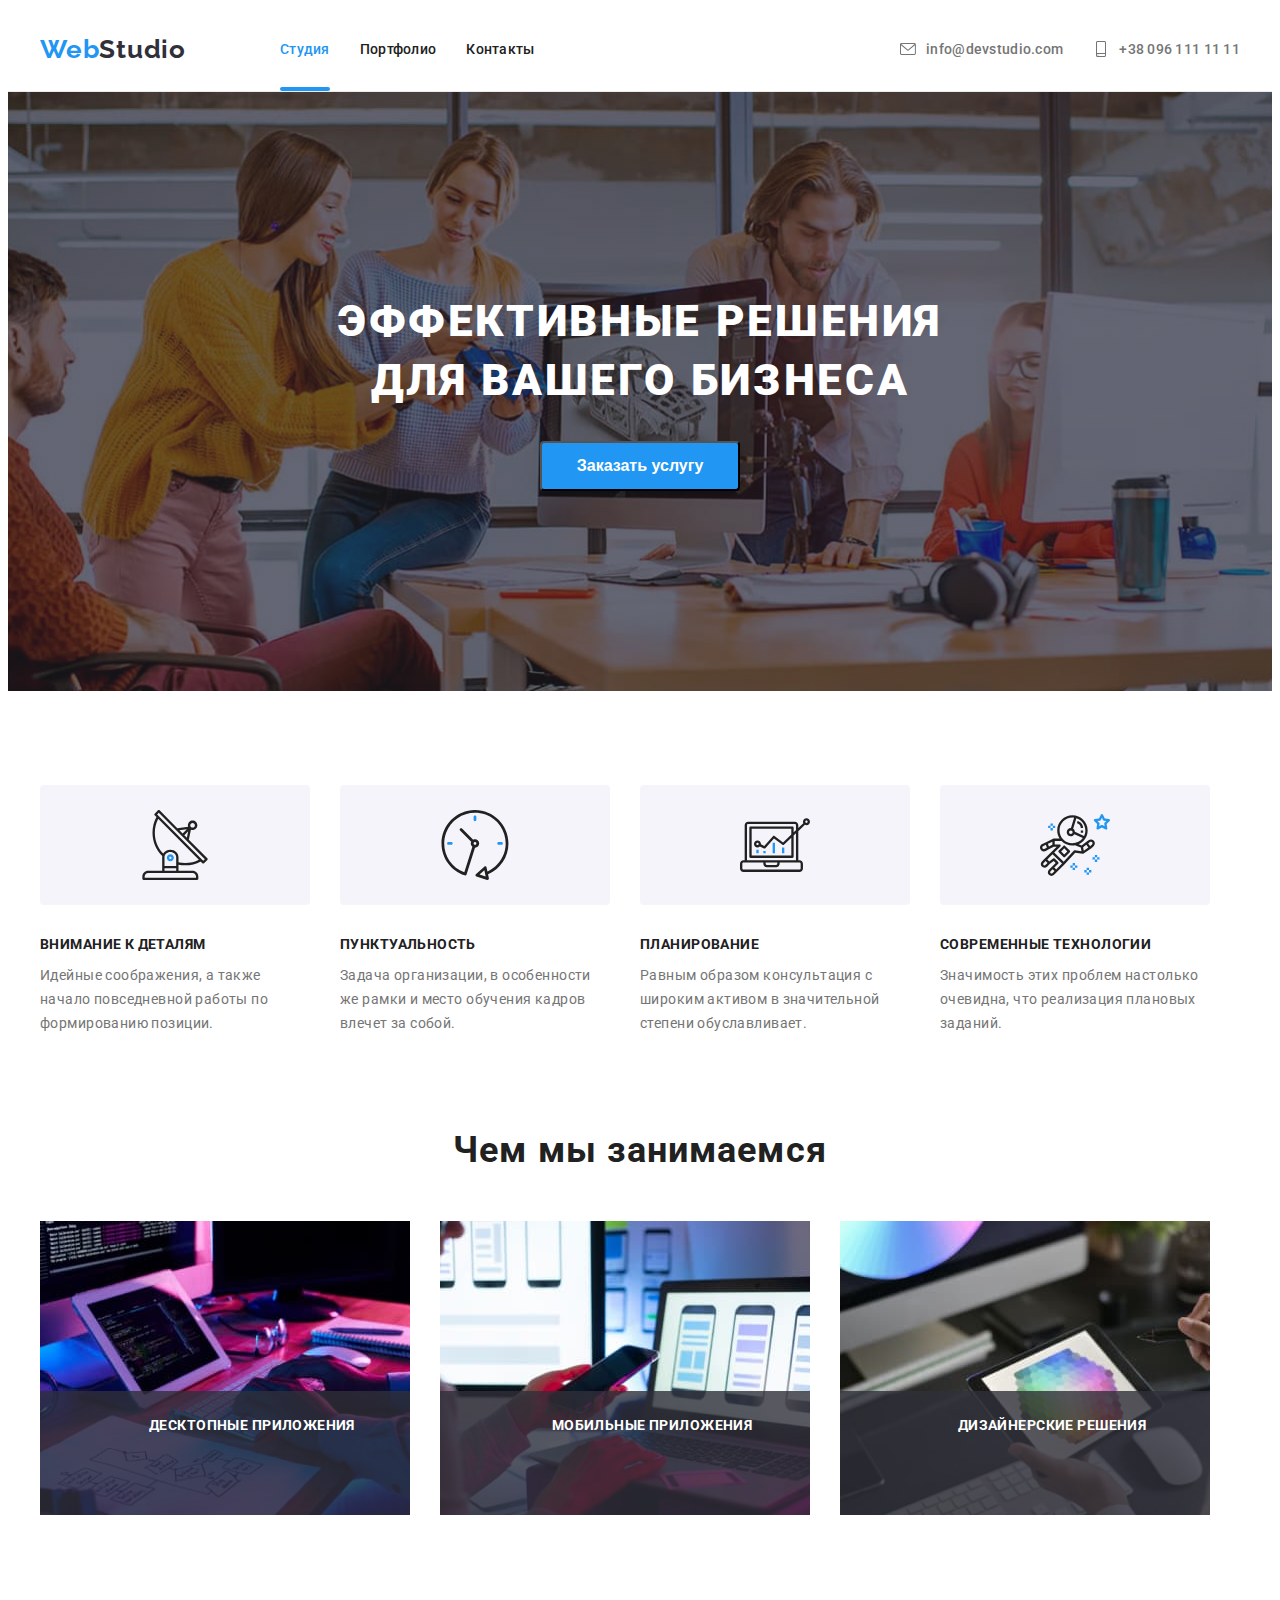
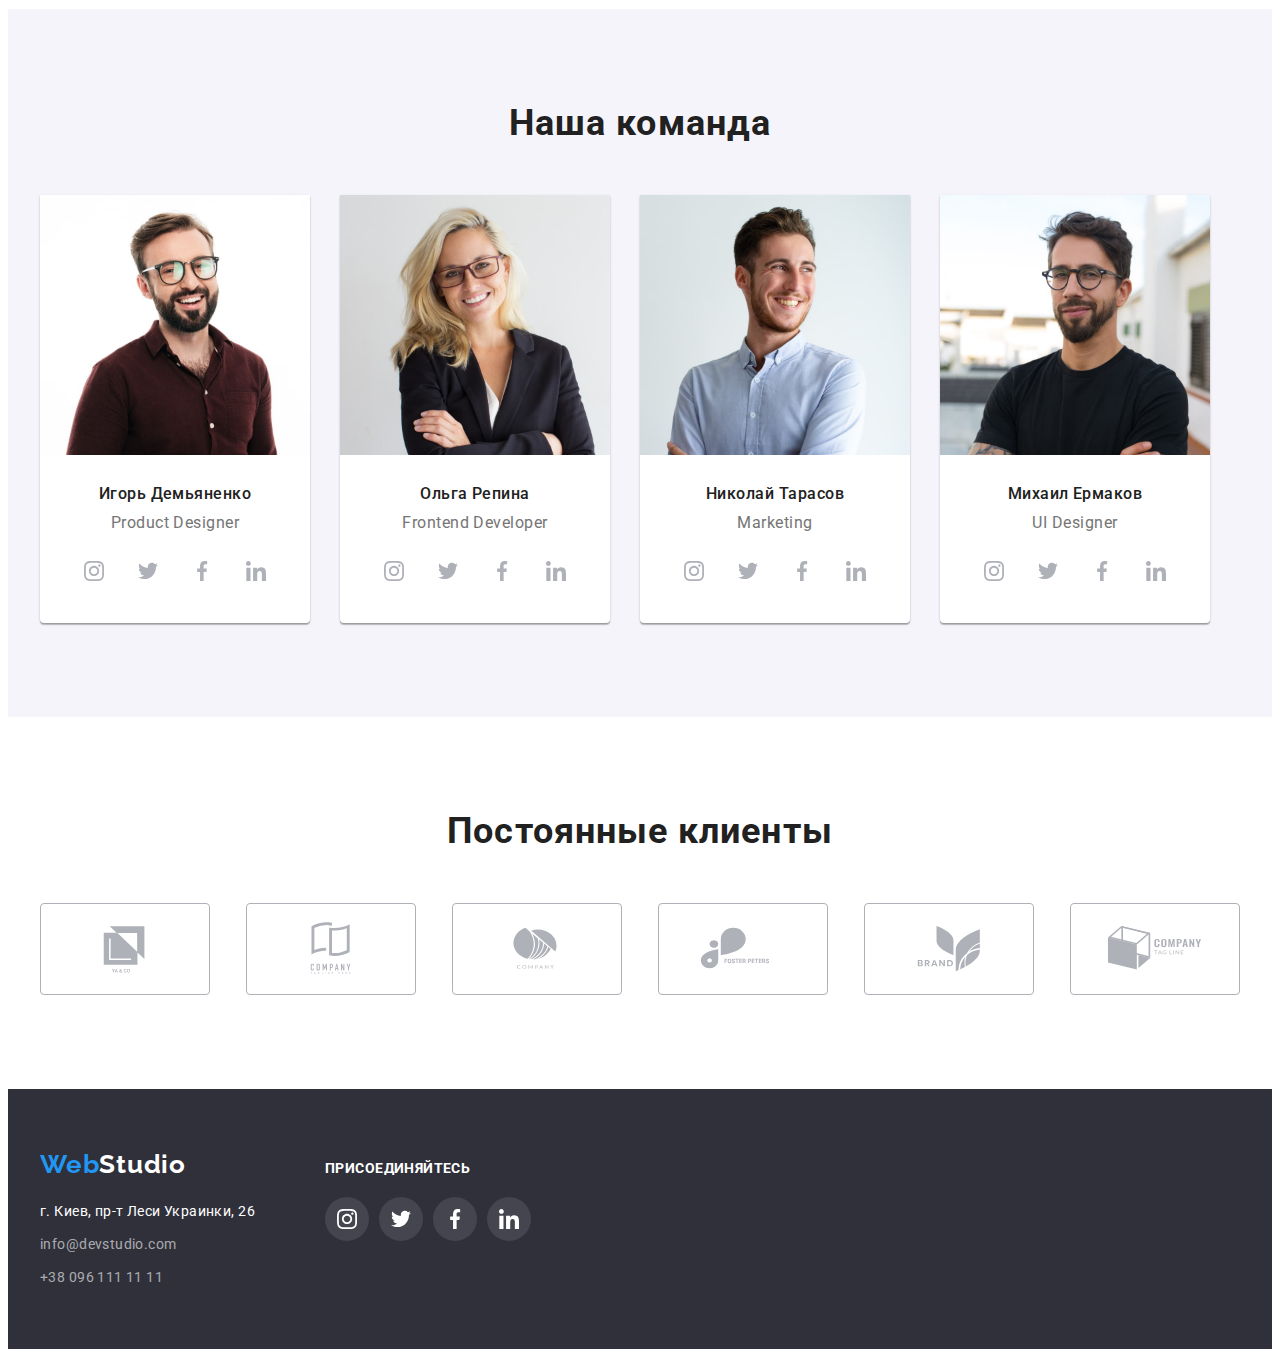
<file: index.html>
<!DOCTYPE html>
<html lang="ru">
  <head>
    <meta charset="UTF-8" />
    <meta http-equiv="X-UA-Compatible" content="IE=edge" />
    <meta name="viewport" content="width=device-width, initial-scale=1.0" />
    <title>Web Studio (Version 2.1)</title>
    <link
      rel="stylesheet"
      href="https://cdnjs.cloudflare.com/ajax/libs/modern-normalize/1.1.0/modern-normalize.min.css"
      integrity="sha512-wpPYUAdjBVSE4KJnH1VR1HeZfpl1ub8YT/NKx4PuQ5NmX2tKuGu6U/JRp5y+Y8XG2tV+wKQpNHVUX03MfMFn9Q=="
      crossorigin="anonymous"
      referrerpolicy="no-referrer"
    />
    <link rel="stylesheet" href="./css/styles.css" />
    <link rel="preconnect" href="https://fonts.googleapis.com" />
    <link rel="preconnect" href="https://fonts.gstatic.com" crossorigin />
    <link
      href="https://fonts.googleapis.com/css2?family=Raleway:wght@700&family=Roboto:wght@400;500;700;900&display=swap"
      rel="stylesheet"
    />
  </head>
  <!--Заглавное-->
  <body>
    <header class="header">
      <div class="container header-container">
        <nav class="header-nav header-container-nav">
          <a class="link logo" href="#" lang="en"
            >Web<span class="logo-span-header">Studio</span></a
          >
          <ul class="list header-list">
            <li class="header-item">
              <a class="link header-link header-link-visited header-underline header-line" href="#">Студия</a>
            </li>
            <li class="header-item">
              <a class="link header-link header-underline" href="./portfolio.html">Портфолио</a>
            </li>
            <li class="header-item">
              <a class="link header-link header-underline" href="#">Контакты</a>
            </li>
          </ul>
        </nav>
        <ul class="list header-list">
          <li class="header-item">
            <a class="link header-contact" href="mailto:info@devstudio.com"><svg class="header-icon width="16" height="12"><use href="images/svg-image/icons.svg#icon-envelope"></use></svg>info@devstudio.com</a>
          </li>
          <li class="header-item">
            <a class="link header-contact" href="tel:+380961111111"><svg class="header-icon width="10" height="16"><use href="images/svg-image/icons.svg#icon-smartphone"></use></svg>+38 096 111 11 11</a>
          </li>
        </ul>
      </div>
    </header>

    <!--Герой-->

    <main>
      <section class="hero overlay">
        <div class="container">
          <h1 class="hero-title">Эффективные решения для вашего бизнеса</h1>
          <button type="button" class="hero-btn" data-modal-open>Заказать услугу</button>
        </div>
      </section>

      <!--post-->

      <section class="hero-section">
        <div class="container hero-container">
          <ul class="list hero-list">
            <li class="hero-item">
              <div class="hero-icon-home">
              <svg class="hero-icon" width="70" height="70"><use href="images/svg-image/icons.svg#icon-antenna"></use></svg></div>
              <h3 class="hero-subtitle">Внимание к деталям</h3>
              <p class="hero-lead">
                Идейные соображения, а также начало повседневной работы по формированию позиции.
              </p>
            </li>
            <li class="hero-item">
              <div class="hero-icon-home">
              <svg class="hero-icon" width="70" height="70"><use href="images/svg-image/icons.svg#icon-clock"></use></svg></div>
              <h3 class="hero-subtitle">Пунктуальность</h3>
              <p class="hero-lead">
                Задача организации, в особенности же рамки и место обучения кадров влечет за собой.
              </p>
            </li>
            <li class="hero-item">
              <div class="hero-icon-home">
              <svg class="hero-icon" width="70" height="70"><use href="images/svg-image/icons.svg#icon-diagram"></use></svg></div>
              <h3 class="hero-subtitle">Планирование</h3>
              <p class="hero-lead">
                Равным образом консультация с широким активом в значительной степени обуславливает.
              </p>
            </li>
            <li class="hero-item">
              <div class="hero-icon-home">
              <svg class="hero-icon" width="70" height="70"><use href="images/svg-image/icons.svg#icon-astronaut"></use></svg></div>
              <h3 class="hero-subtitle">Современные технологии</h3>
              <p class="hero-lead">
                Значимость этих проблем настолько очевидна, что реализация плановых заданий.
              </p>
            </li>
          </ul>
        </div>
      </section>

      <!--Чем мы занимаемся-->

      <section class="about">
        <div class="container">
          <h2 class="about-title">Чем мы занимаемся</h2>
          <ul class="list about-list">
            <li class="about-item">
              <div class="about-wrap">
                <div class="about-text-div">
              <img src="images/img-home/presentation1.jpg" alt="Создание сайтов" width="370" />
              <p class="about-text">Десктопные приложения</p></div>
            </li>
            <li class="about-item">
              <img
                src="images/img-home/presentation3.jpg"
                alt="Разработка мобильных приложений"
                width="370"
              />
           <div class="about-text-div"><p class="about-text">Мобильные приложения</p></div>
            </li>
            <li class="about-item">
            
              <img
                src="images/img-home/presentation2.jpg"
                alt="Разработка интернет-магазинов"
                width="370"
              />
           <div class="about-text-div"><p class="about-text">Дизайнерские решения</p></div>
            </li>
            </ul>
          </ul>
        </div>
      </section>

      <!--Наша кoманда-->

      <section class="team">
        <div class="container">
          <h2 class="team-title">Наша команда</h2>
          <ul class="list team-list">
            <li class="team-item">
              <img
                class="team-img"
                src="images/img-home/coach1.jpg"
                alt="Игорь Демьяненко"
                width="270"
              />
              <div class="team-div">
                <h3 class="team-subtitle">Игорь Демьяненко</h3>
                <p class="team-lead" lang="en">Product Designer</p>
                <ul class="team-coach list">
                  <li class="team-coach-item">
                    <a href="#" class="team-coach-link">
                      <svg class="team-coach-icon" width="20" height="20">
                        <use href="images/svg-image/icons.svg#icon-instagram-focus"></use>
                      </svg>
                    </a>
                  </li>
                  <li class="team-coach-item">
                    <a href="#" class="team-coach-link">
                      <svg class="team-coach-icon" width="20" height="20">
                        <use href="images/svg-image/icons.svg#icon-twitter"></use>
                      </svg>
                    </a>
                  </li>
                  <li class="team-coach-item">
                    <a href="#" class="team-coach-link"
                      ><svg class="team-coach-icon" width="20" height="20">
                        <use href="images/svg-image/icons.svg#icon-facebook"></use>
                      </svg>
                    </a>
                  </li>
                  <li class="team-coach-item">
                    <a href="#" class="team-coach-link"
                      ><svg class="team-coach-icon" width="20" height="20">
                        <use href="images/svg-image/icons.svg#icon-linkedin"></use>
                      </svg>
                    </a>
                  </li>
                </ul>
              </div>
            </li>
            <li class="team-item">
              <img
                class="team-img"
                src="images/img-home/coach2.jpg"
                alt="Ольга Репина"
                width="270"
              />
              <div class="team-div">
                <h3 class="team-subtitle">Ольга Репина</h3>
                <p class="team-lead" lang="en">Frontend Developer</p>
                <ul class="team-coach list">
                  <li class="team-coach-item">
                    <a href="#" class="team-coach-link">
                      <svg class="team-coach-icon" width="20" height="20">
                        <use href="images/svg-image/icons.svg#icon-instagram-focus"></use>
                      </svg>
                    </a>
                  </li>
                  <li class="team-coach-item">
                    <a href="#" class="team-coach-link">
                      <svg class="team-coach-icon" width="20" height="20">
                        <use href="images/svg-image/icons.svg#icon-twitter"></use>
                      </svg>
                    </a>
                  </li>
                  <li class="team-coach-item">
                    <a href="#" class="team-coach-link"
                      ><svg class="team-coach-icon" width="20" height="20">
                        <use href="images/svg-image/icons.svg#icon-facebook"></use>
                      </svg>
                    </a>
                  </li>
                  <li class="team-coach-item">
                    <a href="#" class="team-coach-link"
                      ><svg class="team-coach-icon" width="20" height="20">
                        <use href="images/svg-image/icons.svg#icon-linkedin"></use>
                      </svg>
                    </a>
                  </li>
                </ul>
              </div>
            </li>

            <li class="team-item">
              <img
                class="team-img"
                src="images/img-home/coach3.jpg"
                alt="Николай Тарасов"
                width="270"
              />
              <div class="team-div">
                <h3 class="team-subtitle">Николай Тарасов</h3>
                <p class="team-lead" lang="en">Marketing</p>
                <ul class="team-coach list">
                  <li class="team-coach-item">
                    <a href="#" class="team-coach-link">
                      <svg class="team-coach-icon" width="20" height="20">
                        <use href="images/svg-image/icons.svg#icon-instagram-focus"></use>
                      </svg>
                    </a>
                  </li>
                  <li class="team-coach-item">
                    <a href="#" class="team-coach-link">
                      <svg class="team-coach-icon" width="20" height="20">
                        <use href="images/svg-image/icons.svg#icon-twitter"></use>
                      </svg>
                    </a>
                  </li>
                  <li class="team-coach-item">
                    <a href="#" class="team-coach-link"
                      ><svg class="team-coach-icon" width="20" height="20">
                        <use href="images/svg-image/icons.svg#icon-facebook"></use>
                      </svg>
                    </a>
                  </li>
                  <li class="team-coach-item">
                    <a href="#" class="team-coach-link"
                      ><svg class="team-coach-icon" width="20" height="20">
                        <use href="images/svg-image/icons.svg#icon-linkedin"></use>
                      </svg>
                    </a>
                  </li>
                </ul>
              </div>
            </li>
            <li class="team-item">
              <img
                class="team-img"
                src="images/img-home/coach4.jpg"
                alt="Михаил Ермаков"
                width="270"
                height="260"
              />
              <div class="team-div">
                <h3 class="team-subtitle">Михаил Ермаков</h3>
                <p class="team-lead" lang="en">UI Designer</p>
                <ul class="team-coach list">
                  <li class="team-coach-item">
                    <a href="#" class="team-coach-link">
                      <svg class="team-coach-icon" width="20" height="20">
                        <use href="images/svg-image/icons.svg#icon-instagram-focus"></use>
                      </svg>
                    </a>
                  </li>
                  <li class="team-coach-item">
                    <a href="#" class="team-coach-link">
                      <svg class="team-coach-icon" width="20" height="20">
                        <use href="images/svg-image/icons.svg#icon-twitter"></use>
                      </svg>
                    </a>
                  </li>
                  <li class="team-coach-item">
                    <a href="#" class="team-coach-link"
                      ><svg class="team-coach-icon" width="20" height="20">
                        <use href="images/svg-image/icons.svg#icon-facebook"></use>
                      </svg>
                    </a>
                  </li>
                  <li class="team-coach-item">
                    <a href="#" class="team-coach-link"
                      ><svg class="team-coach-icon" width="20" height="20">
                        <use href="images/svg-image/icons.svg#icon-linkedin"></use>
                      </svg>
                    </a>
                  </li>
                </ul>
              </div>
            </li>
          </ul>
        </div>
      </section>
      <section class="section-clients">
        <div class="container">
          <h3 class="clients-header">Постоянные клиенты</h3>
          <ul class="client-list">
            <li class="client">
              <a href="#" class="client-link">
                <svg class="client-icon" width="106" height="60"><use href="images/svg-image/icons.svg#icon-Logo-1"></use></svg>
              </a>
            </li>
            <li class="client">
              <a href="#" class="client-link">
                <svg class="client-icon" width="106" height="60"><use href="images/svg-image/icons.svg#icon-Logo-2"></use></svg>
              </a>
            </li>
            <li class="client">
              <a href="#" class="client-link">
                <svg class="client-icon" width="106" height="60"><use href="images/svg-image/icons.svg#icon-Logo-3"></use></svg>
              </a>
            </li>
            <li class="client">
              <a href="#" class="client-link">
                <svg class="client-icon" width="106" height="60"><use href="images/svg-image/icons.svg#icon-Logo-4"></use></svg>
              </a>
            </li>
            <li class="client">
              <a href="#" class="client-link">
                <svg class="client-icon" width="106" height="60"><use href="images/svg-image/icons.svg#icon-Logo-5"></use></svg>
              </a>
            </li>
            <li class="client">
              <a href="#" class="client-link">
                <svg class="client-icon" width="106" height="60"><use href="images/svg-image/icons.svg#icon-Logo-6"></use></svg>
              </a>
            </li>
          </ul>
        </div>
      </section>
    </main>

    <!--Контактная информация-->
    <footer class="footer">
      <div class="container footer-container-general">
        <div class="footer-container">
        <a class="link logo-footer" href="#" lang="en"
          >Web<span class="logo-span-footer">Studio</span></a
        >
        <address class="footer-address">
         
          <ul class="list footer-list">
            <li class="footer-item">
              <a
                class="link footer-link"
                href="https://goo.gl/maps/psSEWahHnYYWo5Lt6"
                target="_blank"
                rel="noopener noreferrer"
                >г. Киев, пр-т Леси Украинки, 26</a
              >
            </li>
            <li class="footer-item">
              <a class="link footer-contact" href="mailto:info@devstudio.com">info@devstudio.com</a>
            </li>
            <li class="last-item">
              <a class="link footer-contact" href="tel:+380961111111">+38 096 111 11 11</a>
            </li>
          </ul>
        
          </address>
      </div>
          <div class="footer-right">
          <h4 class="footer-right-title">
                  Присоединяйтесь
                </h4>
                <ul class="footer-nav list">
                  <li class="footer-nav-item">
                    <a href="#" class="footer-nav-link">
                      <svg class="footer-nav-icon" width="20" height="20">
                        <use href="images/svg-image/icons.svg#icon-instagram-focus"></use>
                      </svg>
                    </a>
                  </li>
                  <li class="footer-nav-item">
                    <a href="#" class="footer-nav-link">
                      <svg class="team-coach-icon" width="20" height="20">
                        <use href="images/svg-image/icons.svg#icon-twitter"></use>
                      </svg>
                    </a>
                  </li>
                  <li class="footer-nav-item">
                    <a href="#" class="footer-nav-link"
                      ><svg class="team-coach-icon" width="20" height="20">
                        <use href="images/svg-image/icons.svg#icon-facebook"></use>
                      </svg>
                    </a>
                  </li>
                  <li class="footer-nav-item">
                    <a href="#" class="footer-nav-link"
                      ><svg class="team-coach-icon" width="20" height="20">
                        <use href="images/svg-image/icons.svg#icon-linkedin"></use>
                      </svg>
                    </a>
                  </li>
                </ul>
          </div>
</div>
      
    </footer>
    <div class="backdrop is-hidden" data-modal>
      <div class="modal">
        <button type="button" class="modal-close" data-modal-close><svg class="close-btn" width="11" height="11"><use href="images/svg-image/icons.svg#icon-close"></use></svg></button>
      </div>
    </div>
    <script src="modal.js"></script>
  </body>
</html>
</file>
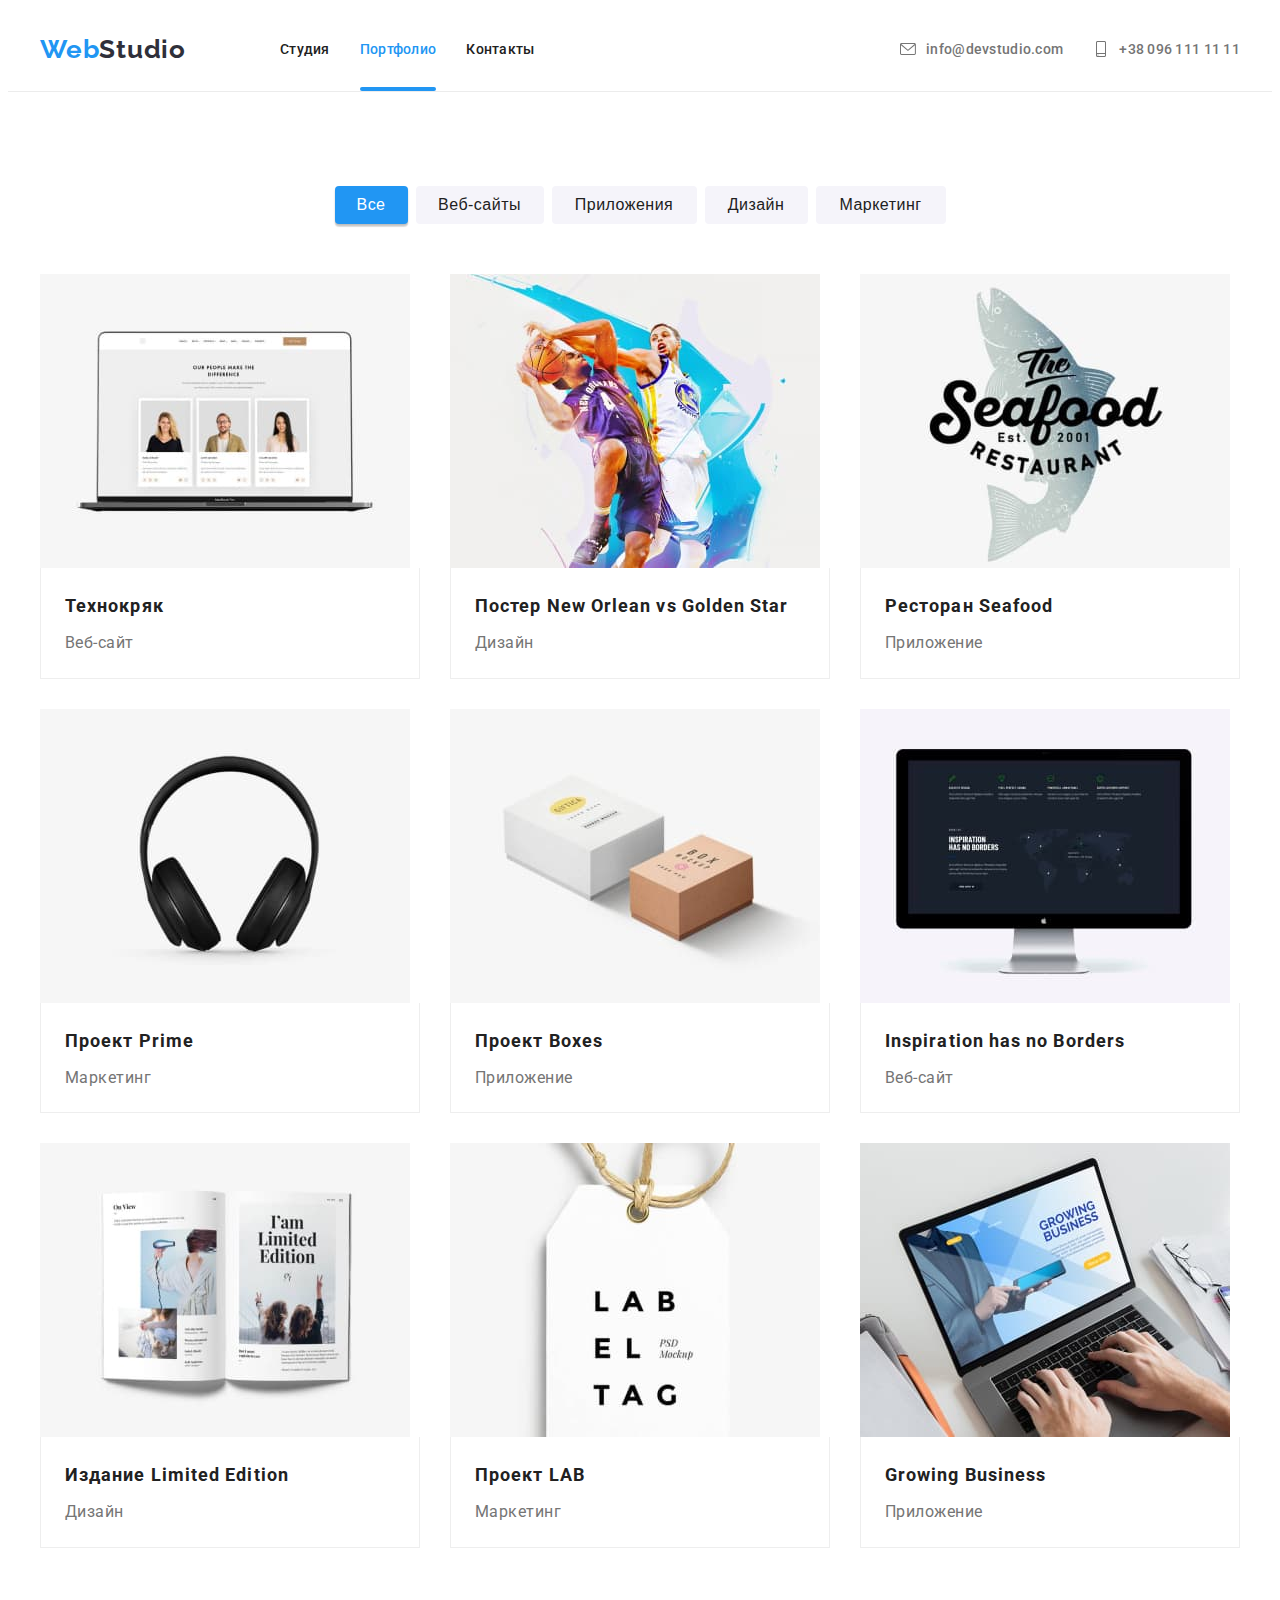
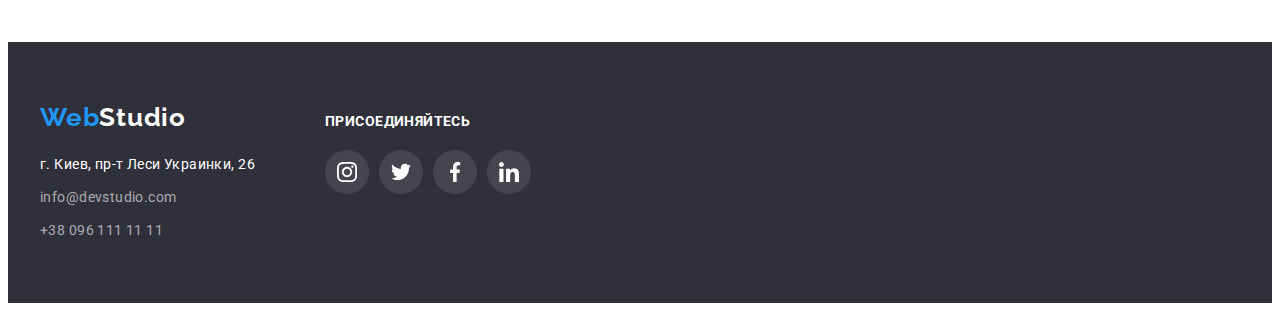
<file: portfolio.html>
<!DOCTYPE html>
<html lang="ru">
  <head>
    <meta charset="UTF-8" />
    <meta http-equiv="X-UA-Compatible" content="IE=edge" />
    <meta name="viewport" content="width=device-width, initial-scale=1.0" />
    <title>Portfolio</title>
    <link
      rel="stylesheet"
      href="https://cdnjs.cloudflare.com/ajax/libs/modern-normalize/1.1.0/modern-normalize.min.css"
      integrity="sha512-wpPYUAdjBVSE4KJnH1VR1HeZfpl1ub8YT/NKx4PuQ5NmX2tKuGu6U/JRp5y+Y8XG2tV+wKQpNHVUX03MfMFn9Q=="
      crossorigin="anonymous"
      referrerpolicy="no-referrer"
    />
    <link rel="stylesheet" href="./css/styles.css" />
    <link rel="preconnect" href="https://fonts.googleapis.com" />
    <link rel="preconnect" href="https://fonts.gstatic.com" crossorigin />
    <link
      href="https://fonts.googleapis.com/css2?family=Raleway:wght@700&family=Roboto:wght@400;500;700;900&display=swap"
      rel="stylesheet"
    />
  </head>

  <!--Голова-->

  <body>
    <header class="header header-container-portfolio">
      <div class="container header-container">
        <nav class="header-nav header-container-nav">
          <a class="link logo" href="#" lang="en"
            >Web<span class="logo-span-header">Studio</span></a
          >
          <ul class="list header-list">
            <li class="header-item">
              <a class="link header-link header-underline" href="./index.html">Студия</a>
            </li>
            <li class="header-item">
              <a class="link header-link header-link-visited header-underline header-line-port" href="#">Портфолио</a>
            </li>
            <li class="header-item">
              <a class="link header-link header-underline" href="#">Контакты</a>
            </li>
          </ul>
        </nav>
        <ul class="list header-list">
          <li class="header-item">
            <a class="link header-contact" href="mailto:info@devstudio.com"><svg class="header-icon width="16" height="12"><use href="images/svg-image/icons.svg#icon-envelope"></use></svg>info@devstudio.com</a>
          </li>
          <li class="header-item-1">
            <a class="link header-contact" href="tel:+380961111111"><svg class="header-icon width="10" height="16"><use href="images/svg-image/icons.svg#icon-smartphone"></use></svg>+38 096 111 11 11</a>
          </li>
        </ul>
      </div>
    </header>

    <!--Кнопки-->

    <main>
      <section class="section-portfolio">
        <h1 class="visually-hidden">Кнопки</h1>
        <div class="container container-hero-portfolio">
          <ul class="list portfolio-list">
            <li class="hero-portfolio-item">
              <button type="button" class="portfolio-btn portfolio-btn-visited btn-1">Все</button>
            </li>
            <li class="hero-portfolio-item">
              <button type="button" class="portfolio-btn btn-2">Веб-сайты</button>
            </li>
            <li class="hero-portfolio-item">
              <button type="button" class="portfolio-btn btn-3">Приложения</button>
            </li>
            <li class="hero-portfolio-item">
              <button type="button" class="portfolio-btn btn-4">Дизайн</button>
            </li>
            <li class="hero-portfolio-item">
              <button type="button" class="portfolio-btn btn-5">Маркетинг</button>
            </li>
          </ul>

          <!--Герой-->
          <ul class="list hero-portfolio-list">
            <li class="li-portfolio-item">
               <div class="hero-port-animation">
              <a href="#" class="portfolio-shadow"
                ><img
                  class="poster"
                  src="./images/img-portfolio/website.jpg"
                  alt="Веб-сайт-Технокряк"
                  width="370"
                />
                <p class="port-animation-text">Технокряк это современная площадка распространения коронавируса. Компании используют эту платформу для цифрового шпионажа и атак на защищённые сервера конкурентов.</p></div>
                <div class="container-port-div">
                  <h2 class="portfolio-subtitle poster-hero">Технокряк</h2>
                  <p class="hero-portfolio-lead">Веб-сайт</p>
                </div>
              </a>
            </li>
            <li class="li-portfolio-item">
               <div class="hero-port-animation">
              <a href="#" class="portfolio-shadow">
                <img
                  class="poster"
                  src="./images/img-portfolio/design.jpg"
                  alt="Постер New Orlean vs Golden Star"
                  width="370"
                />
                 <p class="port-animation-text">Технокряк это современная площадка распространения коронавируса. Компании используют эту платформу для цифрового шпионажа и атак на защищённые сервера конкурентов.</p></div>
                <div class="container-port-div">
                  <h2 class="portfolio-subtitle poster-hero">Постер New Orlean vs Golden Star</h2>
                  <p class="hero-portfolio-lead">Дизайн</p>
                </div>
              </a>
            </li>
            <li class="li-portfolio-item">
              <div class="hero-port-animation">
              <a href="#" class="portfolio-shadow"
                ><img
                  class="poster"
                  src="./images/img-portfolio/application.jpg"
                  alt="Ресторан Seafood"
                  width="370"
                />
                <p class="port-animation-text">Технокряк это современная площадка распространения коронавируса. Компании используют эту платформу для цифрового шпионажа и атак на защищённые сервера конкурентов.</p></div>
                <div class="container-port-div">
                  <h2 class="portfolio-subtitle poster-hero">Ресторан Seafood</h2>
                  <p class="hero-portfolio-lead">Приложение</p>
                </div>
              </a>
            </li>
            <li class="li-portfolio-item">
              <div class="hero-port-animation">
              <a href="#" class="portfolio-shadow"
                ><img
                  class="poster"
                  src="./images/img-portfolio/marketing.jpg"
                  alt="Проект Prime"
                  width="370"
                />
                <p class="port-animation-text">Технокряк это современная площадка распространения коронавируса. Компании используют эту платформу для цифрового шпионажа и атак на защищённые сервера конкурентов.</p></div>
                <div class="container-port-div">
                  <h2 class="portfolio-subtitle poster-hero">Проект Prime</h2>
                  <p class="hero-portfolio-lead">Маркетинг</p>
                </div>
              </a>
            </li>
            <li class="li-portfolio-item">
              <div class="hero-port-animation">
              <a href="#" class="portfolio-shadow"
                ><img
                  class="poster"
                  src="./images/img-portfolio/application-2.jpg"
                  alt="Проект Boxes"
                  width="370"
                />
                <p class="port-animation-text">Технокряк это современная площадка распространения коронавируса. Компании используют эту платформу для цифрового шпионажа и атак на защищённые сервера конкурентов.</p></div>
                <div class="container-port-div">
                  <h2 class="portfolio-subtitle poster-hero">Проект Boxes</h2>
                  <p class="hero-portfolio-lead">Приложение</p>
                </div>
              </a>
            </li>
            <li class="li-portfolio-item">
              <div class="hero-port-animation">
              <a href="#" class="portfolio-shadow"
                ><img
                  class="poster"
                  src="./images/img-portfolio/website-2.jpg"
                  alt="Inspiration has no Borders"
                  width="370"
                />
                <p class="port-animation-text">Технокряк это современная площадка распространения коронавируса. Компании используют эту платформу для цифрового шпионажа и атак на защищённые сервера конкурентов.</p></div>
                <div class="container-port-div">
                  <h2 class="portfolio-subtitle poster-hero" lang="en">
                    Inspiration has no Borders
                  </h2>
                  <p class="hero-portfolio-lead">Веб-сайт</p>
                </div>
              </a>
            </li>
            <li class="li-portfolio-item">
              <div class="hero-port-animation">
              <a href="#" class="portfolio-shadow"
                ><img
                  class="poster"
                  src="./images/img-portfolio/design-2.jpg"
                  alt="Издание Limited Edition"
                  width="370"
                />
                <p class="port-animation-text">Технокряк это современная площадка распространения коронавируса. Компании используют эту платформу для цифрового шпионажа и атак на защищённые сервера конкурентов.</p></div>
                <div class="container-port-div">
                  <h2 class="portfolio-subtitle poster-hero">Издание Limited Edition</h2>
                  <p class="hero-portfolio-lead">Дизайн</p>
                </div>
              </a>
            </li>
            <li class="li-portfolio-item">
              <div class="hero-port-animation">
              <a href="#" class="portfolio-shadow"
                ><img
                  class="poster"
                  src="./images/img-portfolio/marketing-2.jpg"
                  alt="Проект LAB"
                  width="370"
                />
                <p class="port-animation-text">Технокряк это современная площадка распространения коронавируса. Компании используют эту платформу для цифрового шпионажа и атак на защищённые сервера конкурентов.</p></div>
                <div class="container-port-div">
                  <h2 class="portfolio-subtitle poster-hero">Проект LAB</h2>
                  <p class="hero-portfolio-lead">Маркетинг</p>
                </div>
              </a>
            </li>
            <li class="li-portfolio-item">
              <div class="hero-port-animation">
              <a href="#" class="portfolio-shadow"
                ><img
                  class="poster"
                  src="./images/img-portfolio/application-3.jpg"
                  alt="Growing Business"
                  width="370"
                />
                <p class="port-animation-text">Технокряк это современная площадка распространения коронавируса. Компании используют эту платформу для цифрового шпионажа и атак на защищённые сервера конкурентов.</p></div>
                <div class="container-port-div">
                  <h2 class="portfolio-subtitle poster-hero" lang="en">Growing Business</h2>
                  <p class="hero-portfolio-lead">Приложение</p>
                </div>
              </a>
            </li>
          </ul>
        </div>
      </section>
    </main>
    <!--Контактная информация-->
     <footer class="footer">
      <div class="container footer-container-general">
        <div class="footer-container">
        <a class="link logo-footer" href="#" lang="en"
          >Web<span class="logo-span-footer">Studio</span></a
        >
        <address class="footer-address">
         
          <ul class="list footer-list">
            <li class="footer-item">
              <a
                class="link footer-link"
                href="https://goo.gl/maps/psSEWahHnYYWo5Lt6"
                target="_blank"
                rel="noopener noreferrer"
                >г. Киев, пр-т Леси Украинки, 26</a
              >
            </li>
            <li class="footer-item">
              <a class="link footer-contact" href="mailto:info@devstudio.com">info@devstudio.com</a>
            </li>
            <li class="last-item">
              <a class="link footer-contact" href="tel:+380961111111">+38 096 111 11 11</a>
            </li>
          </ul>
        
          </address>
      </div>
          <div class="footer-right">
          <h4 class="footer-right-title">
                  Присоединяйтесь
                </h4>
                <ul class="footer-nav list">
                  <li class="footer-nav-item">
                    <a href="#" class="footer-nav-link">
                      <svg class="footer-nav-icon" width="20" height="20">
                        <use href="images/svg-image/icons.svg#icon-instagram-focus"></use>
                      </svg>
                    </a>
                  </li>
                  <li class="footer-nav-item">
                    <a href="#" class="footer-nav-link">
                      <svg class="team-coach-icon" width="20" height="20">
                        <use href="images/svg-image/icons.svg#icon-twitter"></use>
                      </svg>
                    </a>
                  </li>
                  <li class="footer-nav-item">
                    <a href="#" class="footer-nav-link"
                      ><svg class="team-coach-icon" width="20" height="20">
                        <use href="images/svg-image/icons.svg#icon-facebook"></use>
                      </svg>
                    </a>
                  </li>
                  <li class="footer-nav-item">
                    <a href="#" class="footer-nav-link"
                      ><svg class="team-coach-icon" width="20" height="20">
                        <use href="images/svg-image/icons.svg#icon-linkedin"></use>
                      </svg>
                    </a>
                  </li>
                </ul>
          </div>
</div>
    </footer>
     <div class="backdrop is-hidden" data-modal>
      <div class="modal">
        <button type="button" class="modal-close" data-modal-close><svg class="close-btn" width="11" height="11"><use href="images/svg-image/icons.svg#icon-close"></use></svg></button>
      </div>
    </div>
    <script src="modal.js"></script>
  </body>
</html>
</file>
<file: css/styles.css>
:root {
  --header-link: #212121;
  --header-logo: #2196f3;
  --header-contact: #757575;
  --hero-color-footer: #2f303a;
  --background-color: #f5f4fa;
  --text-white: #ffffff;
}

:root {
  --timing-function: cubic-bezier(0.4, 0, 0.2, 1);
}

body {
  font-family: 'Roboto', sans-serif;
}
.list {
  list-style: none;
}
.link,
a {
  text-decoration: none;
}
img {
  display: block;
}

.visually-hidden {
  position: absolute;
  width: 1px;
  height: 1px;
  margin: -1px;
  border: 0;
  padding: 0;

  white-space: nowrap;
  clip-path: inset(100%);
  clip: rect(0 0 0 0);
  overflow: hidden;
}

.container {
  width: 1200px;
  padding-left: 15px;
  padding-right: 15px;
  margin: 0 auto;
  /*
  outline: 2px solid red; */
}

p,
h1,
h2,
h3,
h4 {
  margin: 0;
}

ul {
  margin: 0;
  padding: 0;
}

/* ---------------HEADER------------- */
.header {
  border-bottom: 1px solid #ececec;
}
.header-container {
  display: flex;
  align-items: center;
}
.header-container-nav {
  display: flex;
  align-items: center;
}

.header-list {
  display: flex;
  margin-left: auto;
}
.header-item:not(:last-child) {
  margin-right: 30px;
}
.header-link-visited:first-child {
  color: var(--header-logo);
}

.header-underline {
  position: relative;
}

.header-underline::after {
  content: '';
  bottom: 0;
  position: absolute;
  width: 100%;
  height: 4px;
  background: #2196f3;
  border-radius: 2px;
  opacity: 0;
  transform: scaleX(0);
  transition: transform 250ms var(--timing-function);
}

.header-line:after,
.header-line-port::after {
  transform: scaleX(1);
  display: block;
  opacity: 1;
}

.header-underline:hover:after {
  transform: scaleX(1);
  display: block;
  opacity: 1;
}

.logo {
  font-family: 'Raleway', sans-serif;
  font-style: normal;
  font-weight: 700;
  font-size: 26px;
  line-height: 1.19;
  letter-spacing: 0.03em;
  color: var(--header-logo);
  margin-right: 94px;
}
.logo-span-header {
  color: var(--hero-color-footer);
}
.logo-span-footer {
  color: var(--text-white);
}

.header-link {
  font-style: normal;
  font-weight: 500;
  font-size: 14px;
  line-height: 1.33;
  letter-spacing: 0.02em;
  color: var(--header-link);
  padding-top: 32px;
  padding-bottom: 32px;
  display: block;
}

.header-contact {
  font-weight: 500;
  font-size: 14px;
  line-height: 1.33;
  letter-spacing: 0.02em;
  color: #757575;
  fill: #757575;
  display: flex;
  align-items: center;
}
.header-icon {
  width: 16px;
  margin-right: 10px;
}
.header-icon-1 {
  width: 10px;
  margin-right: 10px;
}

.header-contact:focus,
.header-contact:hover {
  fill: #2196f3;
  color: #2196f3;
}

.header-link:hover,
.header-link:focus {
  fill: #2196f3;
}

.header-contact:hover,
.header-contact:focus {
  color: var(--header-logo);
}

.header-link:hover,
.header-link:focus {
  color: var(--header-logo);
}

/* -----------------HERO------------------- */
.hero {
  background-color: var(--hero-color-footer);
  padding-top: 200px;
  padding-bottom: 200px;
}

.overlay {
  max-width: 1600px;
  margin-left: auto;
  margin-right: auto;
  background-image: linear-gradient(rgba(47, 48, 58, 0.4), rgba(47, 48, 58, 0.4)),
    url(../images/img-home/hero-img.jpg);
  background-size: cover;
  background-repeat: no-repeat;
  background-position: center;
}

.hero-section {
  padding-top: 94px;
  padding-bottom: 94px;
}

.hero-subtitle {
  margin-bottom: 10px;
}

.hero-title {
  font-style: normal;
  font-weight: 900;
  font-size: 44px;
  line-height: 1.36;
  color: var(--text-white);

  text-align: center;
  letter-spacing: 0.06em;
  text-transform: uppercase;

  max-width: 696px;

  margin-right: auto;
  margin-left: auto;

  margin-bottom: 30px;
}

.hero-btn {
  font-style: normal;
  font-weight: 700;
  font-size: 16px;
  line-height: 1.87;

  color: var(--text-white);
  background: var(--header-logo);
  box-shadow: 0px 4px 4px rgba(0, 0, 0, 0.15);
  border-radius: 4px;
  min-width: 200px;
  min-height: 50px;

  display: block;

  margin-right: auto;
  margin-left: auto;
}

.hero-btn:focus {
  color: var(--text-white);
  cursor: pointer;
}
.hero-btn:hover {
  color: white;
  background: #188ce8;
  cursor: pointer;
}

.hero-subtitle {
  font-size: 14px;
  line-height: 1.33;
  letter-spacing: 0.03em;
  text-transform: uppercase;
  color: var(--header-link);
}
.hero-lead {
  font-size: 14px;
  line-height: 1.71;
  letter-spacing: 0.03em;
  color: #757575;
}

.hero-list {
  display: flex;
}
.hero-item:not(:last-child) {
  margin-right: 30px;
}

.hero-item {
  width: 270px;
}

/*-----post-----*/

.hero-icon-home {
  display: flex;
  align-items: center;
  justify-content: center;
  background: #f5f4fa;
  border-radius: 4px;
  width: 270px;
  height: 120px;
  margin-bottom: 30px;
}
/* ---------Чем мы занимаемся---------- */
.about {
  padding-bottom: 94px;
  margin: 0 auto;
}
.about-item:hover .about-text {
  transform: translateY(0);
  transition: transform 250ms var(--timing-function);
}

.about-text-div {
  position: relative;
}
.about-item {
  overflow: hidden;
}

.about-text {
  position: absolute;
  background: rgba(47, 48, 58, 0.8);
  bottom: 0;
  padding: 27px;
  width: 100%;
  height: 70px;

  font-style: normal;
  font-weight: 700;
  font-size: 14px;
  line-height: 1.14;
  text-align: center;
  letter-spacing: 0.03em;
  text-transform: uppercase;
  color: #ffffff;
}

.about-title {
  font-size: 36px;
  line-height: 1.16;
  text-align: center;
  letter-spacing: 0.03em;
  color: var(--header-link);
  margin-bottom: 50px;
}
.about-list {
  display: flex;
  flex-wrap: wrap;
}

.about-item:not(:last-child) {
  width: 370px;
  margin-right: 30px;
}
/* -------------------Наша команда----------------- */
.team {
  background-color: var(--background-color);
  padding-top: 94px;
  padding-bottom: 94px;
}
.team-title {
  font-size: 36px;
  line-height: 1.16;
  text-align: center;
  letter-spacing: 0.03em;
  color: var(--header-link);
  margin-bottom: 50px;
}
.team-list {
  display: flex;
}

.team-item {
  background: #ffffff;
  box-shadow: 0px 1px 3px rgba(0, 0, 0, 0.12), 0px 1px 1px rgba(0, 0, 0, 0.14),
    0px 2px 1px rgba(0, 0, 0, 0.2);
  border-radius: 0px 0px 4px 4px;
}

.team-item:not(:last-child) {
  margin-right: 30px;
}

.team-div {
  padding-top: 30px;
  padding-bottom: 30px;
}

.team-subtitle {
  font-weight: 500;
  font-size: 16px;
  line-height: 1.18;
  text-align: center;
  letter-spacing: 0.03em;
  color: #212121;
  margin-bottom: 10px;
}
.team-lead {
  font-size: 16px;
  line-height: 1.18;
  text-align: center;
  letter-spacing: 0.03em;
  color: #757575;
  margin-bottom: 16px;
}
.team-coach {
  display: flex;
  justify-content: center;
}
.team-coach-item + .team-coach-item {
  margin-left: 10px;
}

.team-coach-link {
  width: 44px;
  height: 44px;
  background-color: #ffffff;
  display: flex;
  justify-content: center;
  align-items: center;
  border-radius: 50%;
  fill: #afb1b8;
  transition: transform 250ms var(--timing-function);
}

.team-coach-link:hover,
.team-coach-link:focus {
  background-color: #2196f3;
  fill: #ffffff;
}

/*---------------Постоянные клиенты---------*/
.section-clients {
  padding-bottom: 94px;
  padding-top: 94px;
}

.clients-header {
  font-style: normal;
  font-weight: 700;
  font-size: 36px;
  line-height: 1.16;
  text-align: center;
  letter-spacing: 0.03em;
  color: #212121;
  margin-bottom: 50px;
}
.client-list {
  display: flex;
  align-items: center;
  justify-content: space-between;
}
.client {
  list-style: none;
}
.client-link {
  transition: transform 250ms var(--timing-function);
}

.client-link:hover,
.client-link:focus {
  border: 1px solid #2196f3;
  box-sizing: border-box;
  border-radius: 4px;
  fill: #2196f3;
}
.client-link {
  width: 170px;
  height: 92px;
}

.client:not(:last-child) {
  margin-right: 30px;
}

.client-link {
  display: inline-flex;
  justify-content: center;
  align-items: center;
  border: 1px solid #afb1b8;
  box-sizing: border-box;
  border-radius: 4px;
  fill: #afb1b8;
}

/* ------------Контактная информация------------ */
.footer {
  background-color: var(--hero-color-footer);
  padding-top: 60px;
  padding-bottom: 60px;
}

.logo-footer {
  font-family: 'Raleway', sans-serif;
  font-style: normal;
  font-weight: 700;
  font-size: 26px;
  line-height: 1.19;
  letter-spacing: 0.03em;
  color: var(--header-logo);
  margin-bottom: 20px;
  display: block;
}

.footer-logo {
  font-size: 26px;
  line-height: 1.19;
  letter-spacing: 0.03em;
  color: var(--header-logo);
}
.footer-item {
  margin-bottom: 9px;
}
.footer-link {
  font-size: 14px;
  line-height: 1.71;
  letter-spacing: 0.03em;
  color: var(--text-white);
  font-style: normal;
}
.footer-contact {
  font-size: 14px;
  line-height: 1.71;
  letter-spacing: 0.03em;
  color: rgba(255, 255, 255, 0.6);
  font-style: normal;
  transition: transform 250ms var(--timing-function);
}

.footer-contact:focus,
.footer-contact:hover {
  color: var(--header-logo);
}
.footer-link:focus,
.footer-link:hover {
  color: var(--header-logo);
}

/* Присоединяйтесь */

.footer-address {
  display: flex;
  align-items: baseline;
  justify-content: flex-start;
}
.footer-right {
  margin-left: 70px;
}
.footer-right-title {
  margin-bottom: 20px;
}
.footer-container-general {
  display: flex;
  align-items: baseline;
}

.footer-nav {
  display: flex;
}
.footer-nav-link {
  width: 44px;
  height: 44px;
  background-color: rgba(255, 255, 255, 0.1);
  display: flex;
  justify-content: center;
  align-items: center;
  border-radius: 50%;
  fill: #ffffff;
  transition: transform 250ms var(--timing-function);
}
.footer-nav-item + .footer-nav-item {
  margin-left: 10px;
}

.footer-nav-link:hover,
.footer-nav-link:focus {
  background-color: #2196f3;
  fill: #ffffff;
}

.footer-right-title {
  font-style: normal;
  font-weight: 700;
  font-size: 14px;
  line-height: 1.14;
  letter-spacing: 0.03em;
  text-transform: uppercase;

  color: #ffffff;
}

/* --------------PORTFOLIO--------------- */

/* header-portfolio */

.header-container-portfolio {
  display: flex;
  align-items: center;
}

.header-list {
  margin-left: auto;
}

/* Кнопки */
.section-portfolio {
  padding-top: 94px;
  padding-bottom: 94px;
}

.portfolio-list {
  display: flex;
  justify-content: center;
  margin-bottom: 50px;
}

.hero-portfolio-item:not(:last-child) {
  margin-right: 8px;
}

.portfolio-btn {
  font-weight: 500;
  font-size: 16px;
  line-height: 1.62;
  text-align: center;
  letter-spacing: 0.03em;
  color: var(--header-link);
  background: #f5f4fa;
  transition: transform 250ms var(--timing-function);
}

.portfolio-btn:focus,
.portfolio-btn:hover {
  color: var(--header-logo);
  cursor: pointer;
  box-shadow: 0px 3px 1px rgba(0, 0, 0, 0.1), 0px 1px 2px rgba(0, 0, 0, 0.08),
    0px 2px 2px rgba(0, 0, 0, 0.12);
}

.portfolio-btn:hover {
  background: #2196f3;
  color: var(--text-white);
}
.portfolio-btn {
  border: 0;
}
.btn-1 {
  width: 73px;
  height: 38px;
  left: 495px;
  top: 174px;
}
.btn-2 {
  width: 128px;
  height: 38px;
  left: 576px;
  top: 174px;
  border-radius: 4px;
}
.btn-3 {
  width: 145px;
  height: 38px;
  left: 712px;
  top: 174px;
  border-radius: 4px;
}
.btn-4 {
  width: 103px;
  height: 38px;
  left: 865px;
  top: 174px;
  border-radius: 4px;
}
.btn-5 {
  width: 130px;
  height: 38px;
  left: 976px;
  top: 174px;
  border-radius: 4px;
}

.portfolio-btn-visited {
  color: var(--text-white);
  background: var(--header-logo);
  box-shadow: 0px 3px 1px rgba(0, 0, 0, 0.1), 0px 1px 2px rgba(0, 0, 0, 0.08),
    0px 2px 2px rgba(0, 0, 0, 0.12);
  border-radius: 4px;
  transition: transform 250ms var(--timing-function);
}
.portfolio-btn-visited:focus {
  color: #ffffff;
}

/* HERO */

.li-portfolio-item {
  margin-right: 30px;
  background: #ffffff;
  width: calc(100% / 3 - 30px);
  margin-bottom: 30px;
}

.li-portfolio-item:hover,
.li-portfolio-item:focus {
  background: #ffffff;
  box-shadow: 0px 1px 1px rgba(0, 0, 0, 0.12), 0px 4px 4px rgba(0, 0, 0, 0.06),
    1px 4px 6px rgba(0, 0, 0, 0.16);
  display: block;
}

.portfolio-shadow {
  margin: 0;
  padding: 0;
}

.hero-port-animation {
  position: relative;
  overflow: hidden;
}
.li-portfolio-item:hover .port-animation-text {
  transform: translateY(0);
}

.port-animation-text {
  position: absolute;
  top: 0;
  font-size: 18px;
  line-height: 1.56;
  letter-spacing: 0.03em;
  color: #ffffff;
  background: rgba(33, 150, 243, 0.9);
  width: 100%;
  height: 100%;
  padding: 63px 24px;
  transform: translateY(100%);
  transition: transform 250ms var(--timing-function);
}

.poster-hero {
  margin-bottom: 4px;
}

.hero-portfolio-list {
  display: flex;
  flex-wrap: wrap;
  margin-right: -30px;
  margin-bottom: -30px;
}
.portfolio-subtitle {
  font-style: normal;
  font-weight: 700;
  font-size: 18px;
  line-height: 2;
  letter-spacing: 0.06em;
  color: var(--header-link);
}
.container-port-div {
  padding: 20px 24px;
  border-left: 1px solid #eeeeee;
  border-right: 1px solid #eeeeee;
  border-bottom: 1px solid #eeeeee;
}

.hero-portfolio-lead {
  font-size: 16px;
  line-height: 1.87;
  letter-spacing: 0.03em;
  color: #757575;
}

/* Контактная информация */
.footer-portfolio {
  background-color: var(--hero-color-footer);
  padding-bottom: 60px;
  padding-top: 60px;
}

.footer-portfolio-link {
  font-size: 14px;
  line-height: 1.71;
  letter-spacing: 0.03em;
  color: var(--text-white);
  font-style: normal;
}
.footer-portfolio-contact {
  font-size: 14px;
  line-height: 1.71;
  letter-spacing: 0.03em;
  color: rgba(255, 255, 255, 0.6);
  font-style: normal;
}
.footer-portfolio-contact:focus,
.footer-portfolio-contact:hover {
  color: var(--header-logo);
}
.footer-portfolio-link:focus,
.footer-portfolio-link:hover {
  color: var(--header-logo);
}

.footer-portfolio-item {
  margin-bottom: 9px;
}

/*------modal------*/
.backdrop {
  position: fixed;
  top: 0;
  width: 100vw;
  height: 100vh;
  background-color: rgba(0, 0, 0, 0.2);
  transition: opacity 250ms var(--timing-function), visibility 250ms var(--timing-function);
}

.backdrop.is-hidden .modal {
  transform: scale(0.3);
}

.modal {
  width: 528px;
  min-height: 581px;
  background: #ffffff;
  box-shadow: 0px 1px 3px rgba(0, 0, 0, 0.12), 0px 1px 1px rgba(0, 0, 0, 0.14),
    0px 2px 1px rgba(0, 0, 0, 0.2);
  border-radius: 4px;
  position: absolute;
  top: 50%;
  left: 50%;
  transform: translate(-50%, -50%) scale(1);
  transition: transform 250ms var(--timing-function);
}

.modal-close {
  width: 30px;
  height: 30px;
  background: #ffffff;
  border: 1px solid rgba(0, 0, 0, 0.1);
  box-sizing: border-box;
  display: flex;
  align-items: center;
  justify-content: center;
  border-radius: 50%;
  position: absolute;
  top: 8px;
  right: 8px;
  cursor: pointer;
}

.modal-close:hover,
.modal-close:focus {
  fill: #ffffff;
  background-color: #2196f3;
}

.is-hidden {
  opacity: 0;
  pointer-events: none;
  visibility: hidden;
}
</file>
